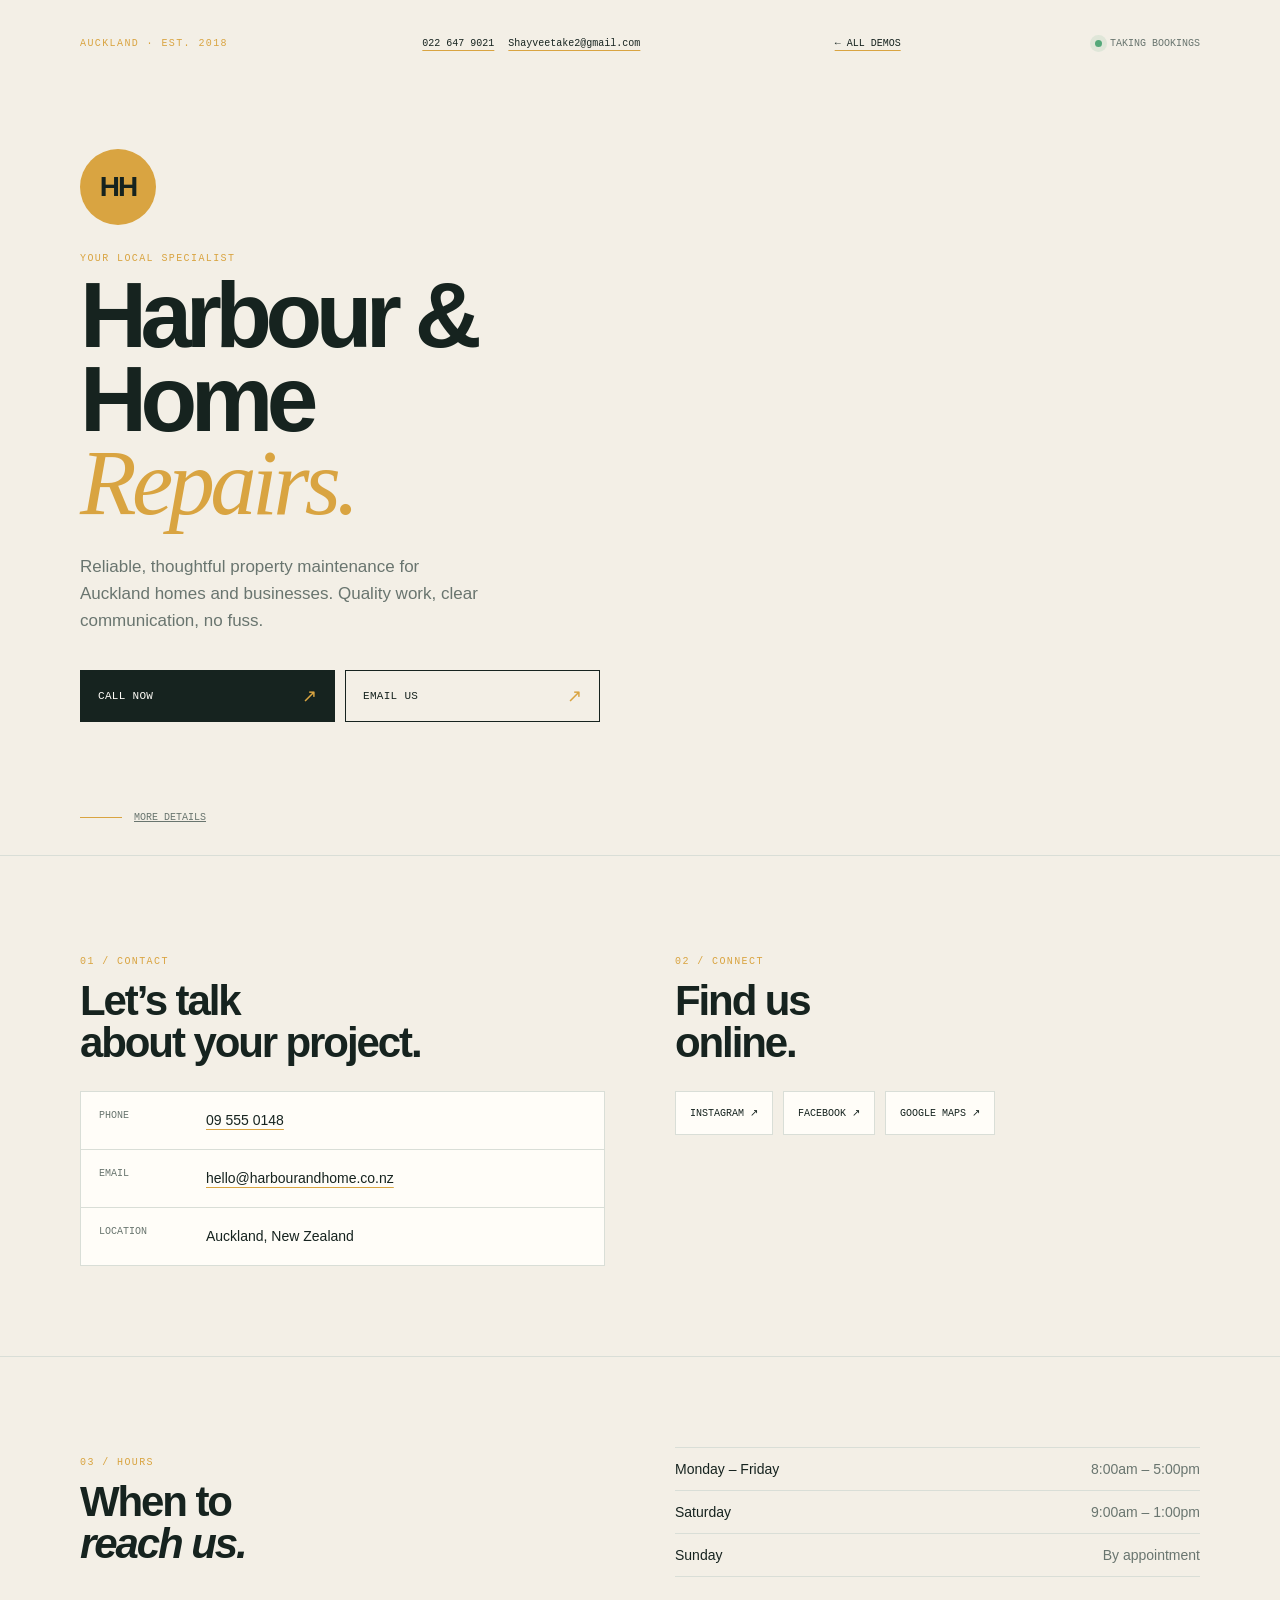
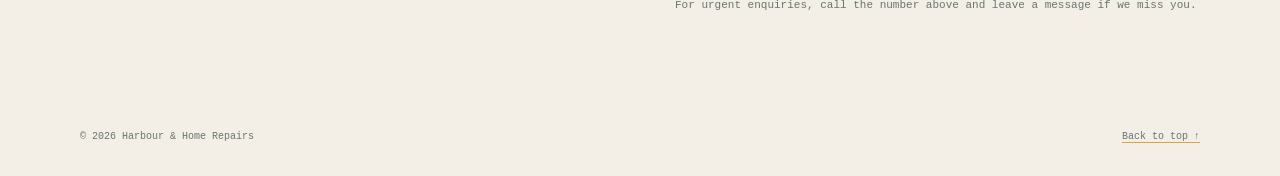
<file: digital-business-card.html>
<!doctype html>
<html lang="en-NZ">
<head>
  <meta charset="utf-8">
  <meta name="viewport" content="width=device-width, initial-scale=1">
  <meta name="theme-color" content="#16231f">
  <meta name="description" content="Harbour &amp; Home Repairs - reliable local property maintenance in Auckland. Call, email, or connect online.">
  <meta property="og:title" content="Harbour &amp; Home Repairs | Auckland">
  <meta property="og:description" content="Reliable local property maintenance from Harbour &amp; Home Repairs in Auckland.">
  <meta property="og:type" content="website">
  <title>Harbour &amp; Home Repairs | Auckland</title>
  <style>
    :root {
      --forest: #16231f;
      --forest-light: #22372f;
      --cream: #f3efe6;
      --paper: #fffdf8;
      --gold: #d9a441;
      --gold-light: #f2cd78;
      --muted: #69756f;
      --line: #d9ded7;
      --display: "Trebuchet MS", "Gill Sans", sans-serif;
      --mono: "SFMono-Regular", Consolas, monospace;
    }
    * { box-sizing: border-box; }
    html { scroll-behavior: smooth; }
    body { margin: 0; background: var(--cream); color: var(--forest); font-family: var(--display); }
    a { color: inherit; }
    .page { width: min(100% - 32px, 620px); margin: 0 auto; }
    .hero { min-height: 100svh; display: flex; flex-direction: column; justify-content: space-between; padding: 28px 0 32px; }
    .topline, .footer-line { display: flex; align-items: center; justify-content: space-between; gap: 16px; }
    .portfolio-link { color: var(--forest); font: 10px var(--mono); text-decoration: underline; text-decoration-color: var(--gold); text-underline-offset: 4px; text-transform: uppercase; }
    .top-contact { display: flex; align-items: center; gap: 14px; font: 10px var(--mono); }
    .top-contact a { color: var(--forest); text-decoration-color: var(--gold); text-underline-offset: 4px; }
    @media (max-width: 699px) { .top-contact .email { display: none; } }
    .eyebrow { color: var(--gold); font: 10px var(--mono); letter-spacing: 1.4px; text-transform: uppercase; }
    .availability { display: inline-flex; align-items: center; gap: 8px; color: var(--muted); font: 10px var(--mono); text-transform: uppercase; }
    .availability i { width: 7px; height: 7px; border-radius: 50%; background: #54a879; box-shadow: 0 0 0 5px rgba(84,168,121,.13); }
    .hero-content { padding: 74px 0 65px; }
    .monogram { display: grid; place-items: center; width: 76px; height: 76px; border-radius: 50%; background: var(--gold); color: var(--forest); font-size: 28px; font-weight: 700; letter-spacing: -2px; margin-bottom: 28px; }
    h1 { max-width: 520px; margin: 0; font-size: clamp(3rem, 14vw, 5.8rem); line-height: .9; letter-spacing: -.07em; }
    h1 em { color: var(--gold); font-family: Georgia, serif; font-weight: 400; letter-spacing: -.05em; }
    .tagline { max-width: 410px; margin: 28px 0 0; color: var(--muted); font-size: 17px; line-height: 1.6; }
    .actions { display: grid; gap: 10px; margin-top: 36px; }
    .button { display: flex; align-items: center; justify-content: space-between; min-height: 52px; padding: 14px 17px; border: 1px solid transparent; text-decoration: none; font: 11px var(--mono); letter-spacing: .3px; text-transform: uppercase; transition: transform .2s, background .2s, color .2s; }
    .button:hover { transform: translateY(-2px); }
    .button-primary { background: var(--forest); color: var(--paper); }
    .button-primary:hover { background: var(--forest-light); }
    .button-secondary { border-color: var(--forest); color: var(--forest); }
    .button-secondary:hover { background: var(--forest); color: var(--paper); }
    .arrow { color: var(--gold); font-size: 18px; }
    .scroll-cue { display: flex; align-items: center; gap: 12px; color: var(--muted); font: 10px var(--mono); text-transform: uppercase; }
    .scroll-cue span { display: block; width: 42px; height: 1px; background: var(--gold); }
    .section { padding: 62px 0; border-top: 1px solid var(--line); }
    .section h2 { margin: 13px 0 27px; font-size: 31px; line-height: 1; letter-spacing: -.05em; }
    .details { display: grid; gap: 0; background: var(--paper); border: 1px solid var(--line); }
    .detail { display: grid; grid-template-columns: 92px 1fr; gap: 15px; padding: 18px; border-bottom: 1px solid var(--line); }
    .detail:last-child { border-bottom: 0; }
    .detail-label { color: var(--muted); font: 10px var(--mono); text-transform: uppercase; }
    .detail-value { font-size: 14px; line-height: 1.5; }
    .detail-value a { color: var(--forest); text-decoration-color: var(--gold); text-underline-offset: 4px; }
    .socials { display: flex; flex-wrap: wrap; gap: 10px; }
    .social { display: inline-flex; min-height: 44px; align-items: center; padding: 10px 14px; border: 1px solid var(--line); background: var(--paper); font: 10px var(--mono); text-decoration: none; text-transform: uppercase; }
    .social:hover { border-color: var(--gold); }
    .hours { display: grid; gap: 0; border-top: 1px solid var(--line); }
    .hours-row { display: flex; justify-content: space-between; gap: 18px; padding: 13px 0; border-bottom: 1px solid var(--line); font-size: 14px; }
    .hours-row span:last-child { color: var(--muted); text-align: right; }
    .note { margin: 20px 0 0; color: var(--muted); font: 11px/1.6 var(--mono); }
    .footer { padding: 26px 0 34px; color: var(--muted); font: 10px var(--mono); }
    .footer-line { align-items: flex-end; }
    .footer a { text-decoration-color: var(--gold); text-underline-offset: 3px; }
    @media (min-width: 700px) {
      .page { width: min(100% - 64px, 1120px); }
      .hero { min-height: 700px; padding-top: 38px; }
      .hero-content { padding: 100px 0 90px; }
      .actions { display: flex; max-width: 520px; }
      .button { flex: 1; }
      .info-grid { display: grid; grid-template-columns: 1fr 1fr; gap: 70px; }
      .section { padding: 90px 0; }
      .section h2 { font-size: 42px; }
      .details { max-width: 580px; }
    }
  </style>
</head>
<body>
  <main>
    <section class="hero page">
      <div class="topline"><span class="eyebrow">Auckland · Est. 2018</span><span class="top-contact"><a class="phone" href="tel:+64226479021">022 647 9021</a><a class="email" href="mailto:Shayveetake2@gmail.com">Shayveetake2@gmail.com</a></span><a class="portfolio-link" href="projects.html">← All demos</a><span class="availability"><i></i> Taking bookings</span></div>
      <div class="hero-content">
        <div class="monogram" aria-hidden="true">HH</div>
        <p class="eyebrow">Your local specialist</p>
        <h1>Harbour &amp; Home<br><em>Repairs.</em></h1>
        <p class="tagline">Reliable, thoughtful property maintenance for Auckland homes and businesses. Quality work, clear communication, no fuss.</p>
        <div class="actions">
          <a class="button button-primary" href="tel:+6495550148">Call now <span class="arrow">↗</span></a>
          <a class="button button-secondary" href="mailto:hello@harbourandhome.co.nz">Email us <span class="arrow">↗</span></a>
        </div>
      </div>
      <a class="scroll-cue" href="#details"><span></span> More details</a>
    </section>

    <section class="section" id="details">
      <div class="page info-grid">
        <div>
          <p class="eyebrow">01 / Contact</p>
          <h2>Let’s talk<br>about your project.</h2>
          <div class="details">
              <div class="detail"><span class="detail-label">Phone</span><span class="detail-value"><a href="tel:+6495550148">09 555 0148</a></span></div>
            <div class="detail"><span class="detail-label">Email</span><span class="detail-value"><a href="mailto:hello@harbourandhome.co.nz">hello@harbourandhome.co.nz</a></span></div>
            <div class="detail"><span class="detail-label">Location</span><span class="detail-value">Auckland, New Zealand</span></div>
          </div>
        </div>
        <div>
          <p class="eyebrow">02 / Connect</p>
          <h2>Find us<br>online.</h2>
          <div class="socials">
            <a class="social" href="https://www.instagram.com/" target="_blank" rel="noreferrer">Instagram ↗</a>
            <a class="social" href="https://www.facebook.com/" target="_blank" rel="noreferrer">Facebook ↗</a>
            <a class="social" href="https://www.google.com/maps/search/?api=1&query=Auckland+New+Zealand" target="_blank" rel="noreferrer">Google Maps ↗</a>
          </div>
        </div>
      </div>
    </section>

    <section class="section">
      <div class="page info-grid">
        <div>
          <p class="eyebrow">03 / Hours</p>
          <h2>When to<br><em>reach us.</em></h2>
        </div>
        <div>
          <div class="hours">
            <div class="hours-row"><span>Monday – Friday</span><span>8:00am – 5:00pm</span></div>
            <div class="hours-row"><span>Saturday</span><span>9:00am – 1:00pm</span></div>
            <div class="hours-row"><span>Sunday</span><span>By appointment</span></div>
          </div>
          <p class="note">For urgent enquiries, call the number above and leave a message if we miss you.</p>
        </div>
      </div>
    </section>
  </main>

  <footer class="footer"><div class="page footer-line"><span>© 2026 Harbour &amp; Home Repairs</span><a href="#top">Back to top ↑</a></div></footer>
  <script>
    document.querySelectorAll('a[href^="#"]').forEach((link) => link.addEventListener('click', (event) => {
      const target = document.querySelector(link.getAttribute('href'));
      if (!target) return;
      event.preventDefault();
      target.scrollIntoView({ behavior: 'smooth', block: 'start' });
    }));
  </script>
</body>
</html>
</file>
